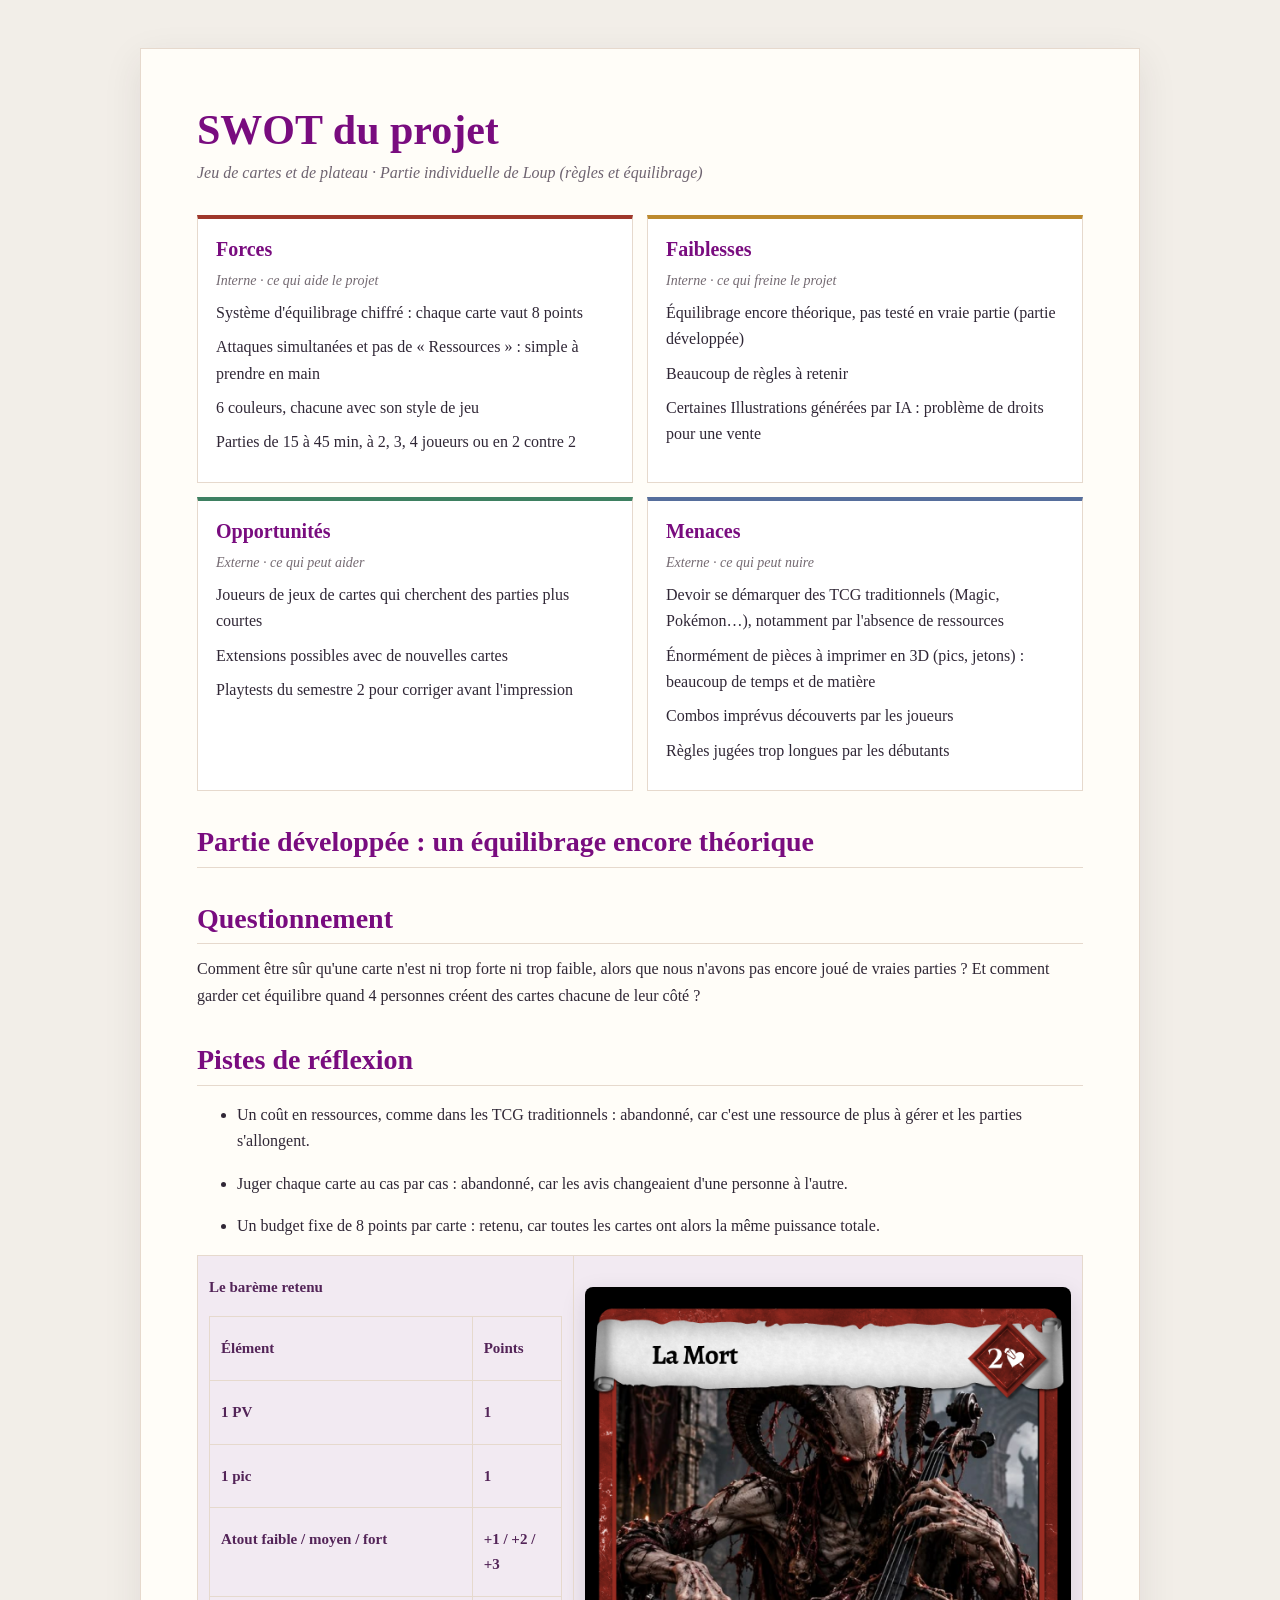
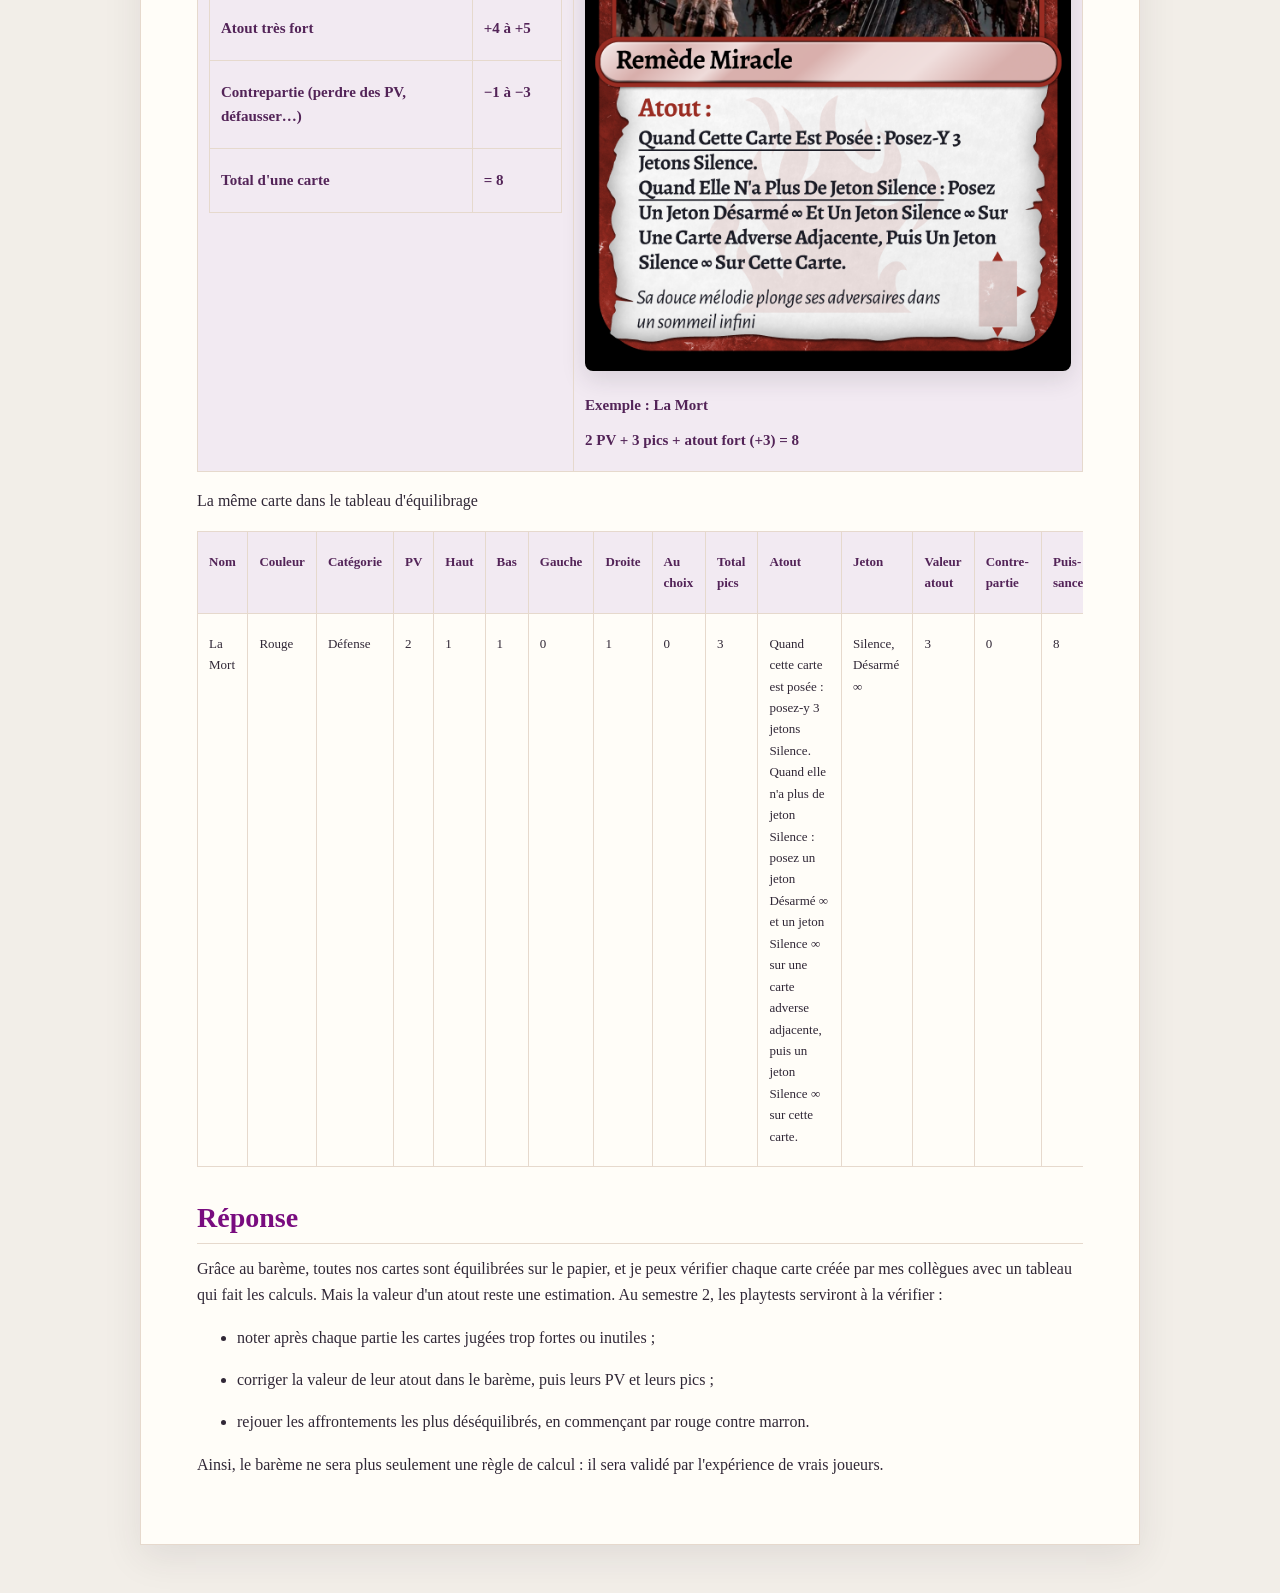
<file: SWOT_Loup_apercu.html>
<!doctype html><html lang="fr"><head><meta charset="utf-8"><meta name="viewport" content="width=device-width, initial-scale=1"><title>SWOT de Loup — aperçu</title><style>
:root{color-scheme:light;--ink:#302736;--purple:#790c7f;--red:#9f372b;--paper:#fffdf8;--line:#e6d9cd}
*{box-sizing:border-box}body{margin:0;padding:clamp(18px,4vw,48px);background:#f2eee8;color:var(--ink);font:16px/1.65 Georgia,"Times New Roman",serif}
main{max-width:1000px;margin:auto;padding:clamp(22px,5vw,56px);background:var(--paper);border:1px solid var(--line);box-shadow:0 12px 36px #30273618}
h1,h2,h3{line-height:1.2;color:var(--purple)}h1{margin:0;font-size:clamp(30px,5vw,42px)}h2{margin:34px 0 12px;padding-bottom:8px;border-bottom:1px solid var(--line);font-size:clamp(22px,3vw,28px)}h3{margin:0 0 8px;font-size:20px}p{margin:10px 0}.subtitle{margin:5px 0 28px;color:#6e6370;font-style:italic}
.swot-grid{display:grid;grid-template-columns:repeat(2,minmax(0,1fr));gap:14px}.swot-cell{padding:18px;border:1px solid var(--line);border-top:4px solid var(--red);background:#fff}.swot-cell:nth-child(2){border-top-color:#bd8a2e}.swot-cell:nth-child(3){border-top-color:#3e8061}.swot-cell:nth-child(4){border-top-color:#566e9c}.swot-cell p{margin:8px 0}.cell-note{color:#746a72;font-size:14px;font-style:italic}
.table-scroll{max-width:100%;margin:16px 0;overflow-x:auto}.document-table,.wide-table{border-collapse:collapse;width:100%;font-size:15px}.document-table td,.document-table th,.wide-table td,.wide-table th{padding:9px 11px;border:1px solid var(--line);text-align:left;vertical-align:top}.document-table tr:first-child td,.document-table th,.wide-table th{background:#f2eaf2;color:#532458;font-weight:bold}.wide-table{min-width:1100px;font-size:13px}.wide-table td{max-width:280px}.card-image{display:block;width:min(100%,520px);height:auto;margin:22px auto;border-radius:8px;box-shadow:0 8px 24px #30273622}
@media(max-width:620px){body{padding:10px}.swot-grid{grid-template-columns:1fr}main{padding:20px}.document-table{font-size:13px}}
</style></head><body><main><h1>SWOT du projet</h1>
<p class="subtitle">Jeu de cartes et de plateau · Partie individuelle de Loup (règles et équilibrage)</p>
<section class="swot-grid" aria-label="Analyse SWOT"><article class="swot-cell"><h3>Forces</h3><p class="cell-note">Interne · ce qui aide le projet</p><p>Système d&#x27;équilibrage chiffré : chaque carte vaut 8 points</p><p>Attaques simultanées et pas de « Ressources » : simple à prendre en main</p><p>6 couleurs, chacune avec son style de jeu</p><p>Parties de 15 à 45 min, à 2, 3, 4 joueurs ou en 2 contre 2</p></article><article class="swot-cell"><h3>Faiblesses</h3><p class="cell-note">Interne · ce qui freine le projet</p><p>Équilibrage encore théorique, pas testé en vraie partie (partie développée)</p><p>Beaucoup de règles à retenir</p><p>Certaines Illustrations générées par IA : problème de droits pour une vente</p></article><article class="swot-cell"><h3>Opportunités</h3><p class="cell-note">Externe · ce qui peut aider</p><p>Joueurs de jeux de cartes qui cherchent des parties plus courtes</p><p>Extensions possibles avec de nouvelles cartes</p><p>Playtests du semestre 2 pour corriger avant l&#x27;impression</p></article><article class="swot-cell"><h3>Menaces</h3><p class="cell-note">Externe · ce qui peut nuire</p><p>Devoir se démarquer des TCG traditionnels (Magic, Pokémon…), notamment par l&#x27;absence de ressources</p><p>Énormément de pièces à imprimer en 3D (pics, jetons) : beaucoup de temps et de matière</p><p>Combos imprévus découverts par les joueurs</p><p>Règles jugées trop longues par les débutants</p></article></section>
<h2>Partie développée : un équilibrage encore théorique</h2>
<h2>Questionnement</h2>
<p>Comment être sûr qu&#x27;une carte n&#x27;est ni trop forte ni trop faible, alors que nous n&#x27;avons pas encore joué de vraies parties ? Et comment garder cet équilibre quand 4 personnes créent des cartes chacune de leur côté ?</p>
<h2>Pistes de réflexion</h2>
<ul><li>Un coût en ressources, comme dans les TCG traditionnels : abandonné, car c&#x27;est une ressource de plus à gérer et les parties s&#x27;allongent.</li></ul>
<ul><li>Juger chaque carte au cas par cas : abandonné, car les avis changeaient d&#x27;une personne à l&#x27;autre.</li></ul>
<ul><li>Un budget fixe de 8 points par carte : retenu, car toutes les cartes ont alors la même puissance totale.</li></ul>
<div class="table-scroll"><table class="document-table"><tbody><tr><td><p>Le barème retenu</p><div class="table-scroll"><table class="document-table"><tbody><tr><td><p>Élément</p></td><td><p>Points</p></td></tr><tr><td><p>1 PV</p></td><td><p>1</p></td></tr><tr><td><p>1 pic</p></td><td><p>1</p></td></tr><tr><td><p>Atout faible / moyen / fort</p></td><td><p>+1 / +2 / +3</p></td></tr><tr><td><p>Atout très fort</p></td><td><p>+4 à +5</p></td></tr><tr><td><p>Contrepartie (perdre des PV, défausser…)</p></td><td><p>−1 à −3</p></td></tr><tr><td><p>Total d&#x27;une carte</p></td><td><p>= 8</p></td></tr></tbody></table></div></td><td><p><img class="card-image" src="assets/swot-loup-image.png" alt="Carte La Mort, exemple de carte équilibrée"></p><p>Exemple : La Mort</p><p>2 PV + 3 pics + atout fort (+3) = 8</p></td></tr></tbody></table></div>
<p>La même carte dans le tableau d&#x27;équilibrage</p>
<div class="table-scroll"><table class="wide-table"><tbody><tr><th><p>Nom</p></th><th><p>Couleur</p></th><th><p>Catégorie</p></th><th><p>PV</p></th><th><p>Haut</p></th><th><p>Bas</p></th><th><p>Gauche</p></th><th><p>Droite</p></th><th><p>Au choix</p></th><th><p>Total pics</p></th><th><p>Atout</p></th><th><p>Jeton</p></th><th><p>Valeur atout</p></th><th><p>Contre-partie</p></th><th><p>Puis-sance</p></th><th><p>Écart</p></th><th><p>Statut</p></th><th><p>Sorte</p></th></tr><tr><td><p>La Mort</p></td><td><p>Rouge</p></td><td><p>Défense</p></td><td><p>2</p></td><td><p>1</p></td><td><p>1</p></td><td><p>0</p></td><td><p>1</p></td><td><p>0</p></td><td><p>3</p></td><td><p>Quand cette carte est posée : posez-y 3 jetons Silence. Quand elle n&#x27;a plus de jeton Silence : posez un jeton Désarmé ∞ et un jeton Silence ∞ sur une carte adverse adjacente, puis un jeton Silence ∞ sur cette carte.</p></td><td><p>Silence, Désarmé ∞</p></td><td><p>3</p></td><td><p>0</p></td><td><p>8</p></td><td><p>0</p></td><td><p>Équilibrée</p></td><td><p>Réaction</p></td></tr></tbody></table></div>
<h2>Réponse</h2>
<p>Grâce au barème, toutes nos cartes sont équilibrées sur le papier, et je peux vérifier chaque carte créée par mes collègues avec un tableau qui fait les calculs. Mais la valeur d&#x27;un atout reste une estimation. Au semestre 2, les playtests serviront à la vérifier :</p>
<ul><li>noter après chaque partie les cartes jugées trop fortes ou inutiles ;</li></ul>
<ul><li>corriger la valeur de leur atout dans le barème, puis leurs PV et leurs pics ;</li></ul>
<ul><li>rejouer les affrontements les plus déséquilibrés, en commençant par rouge contre marron.</li></ul>
<p>Ainsi, le barème ne sera plus seulement une règle de calcul : il sera validé par l&#x27;expérience de vrais joueurs.</p></main></body></html>
</file>
